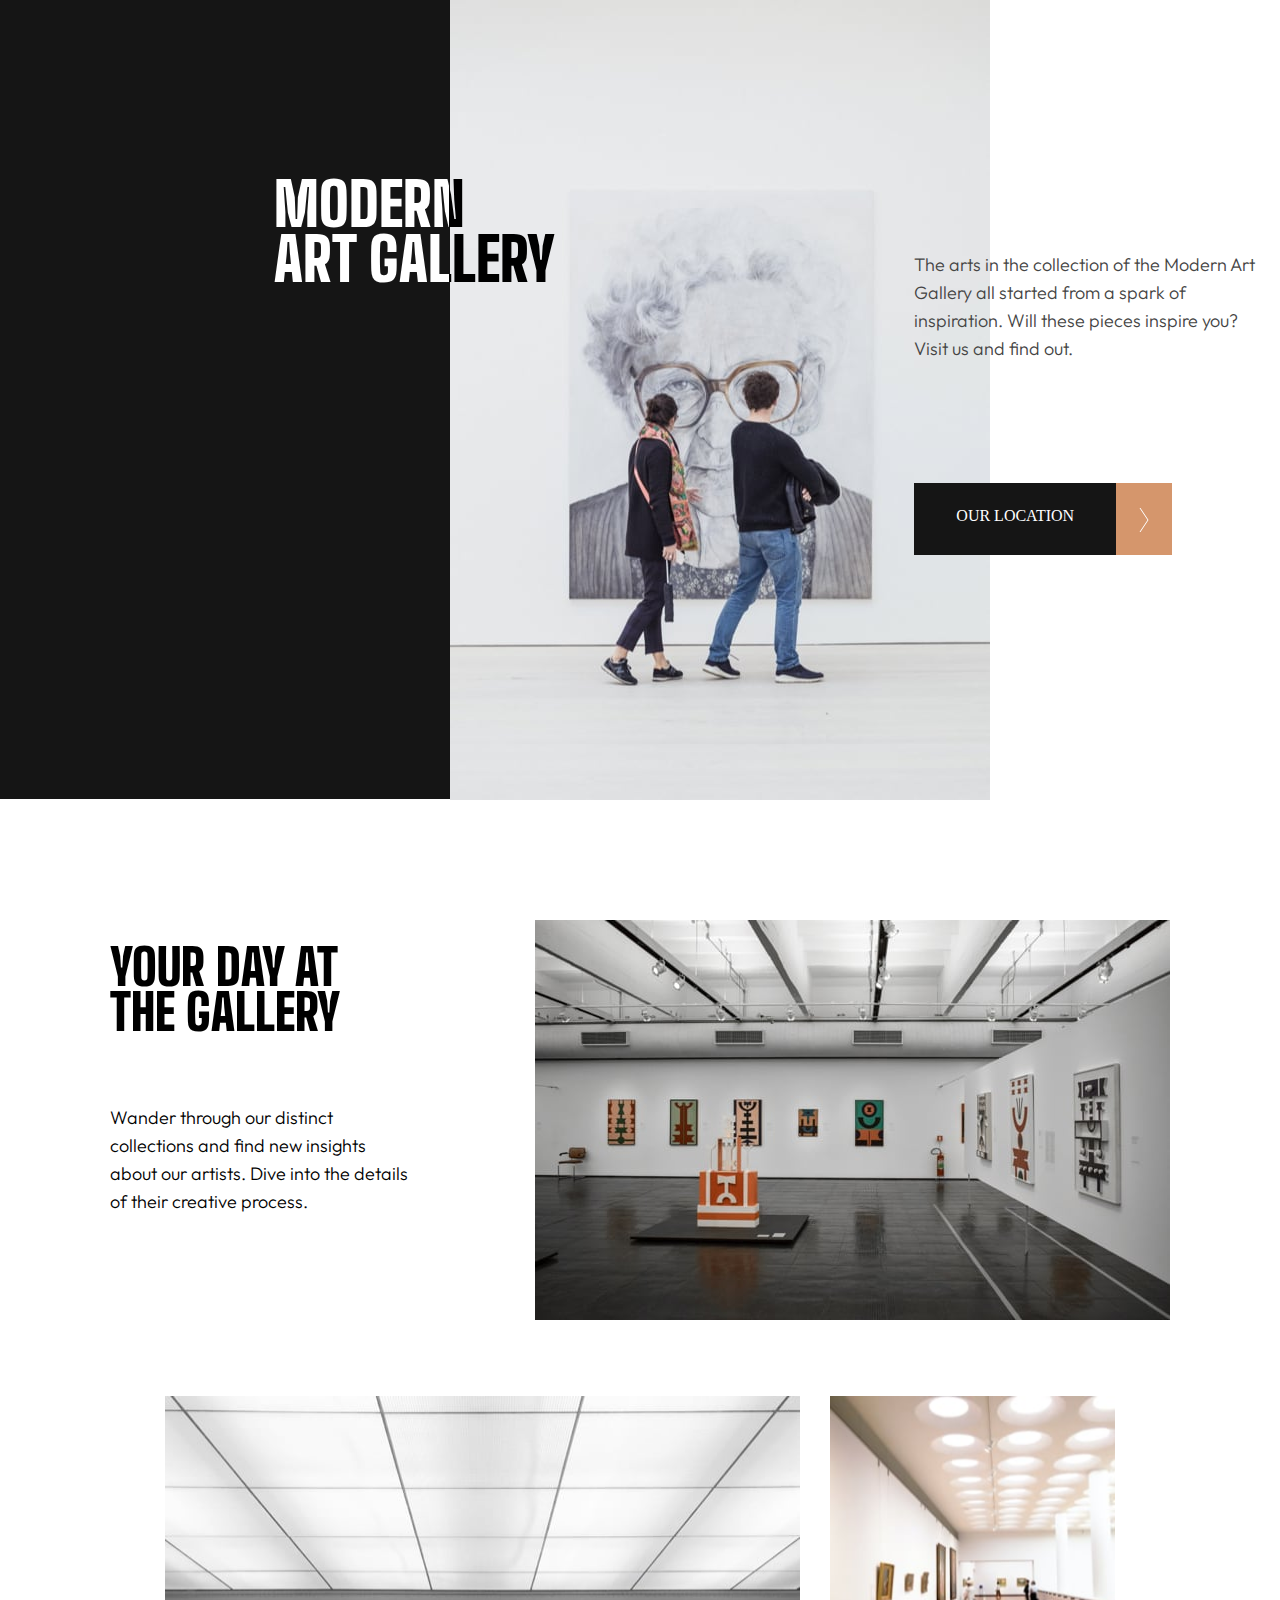
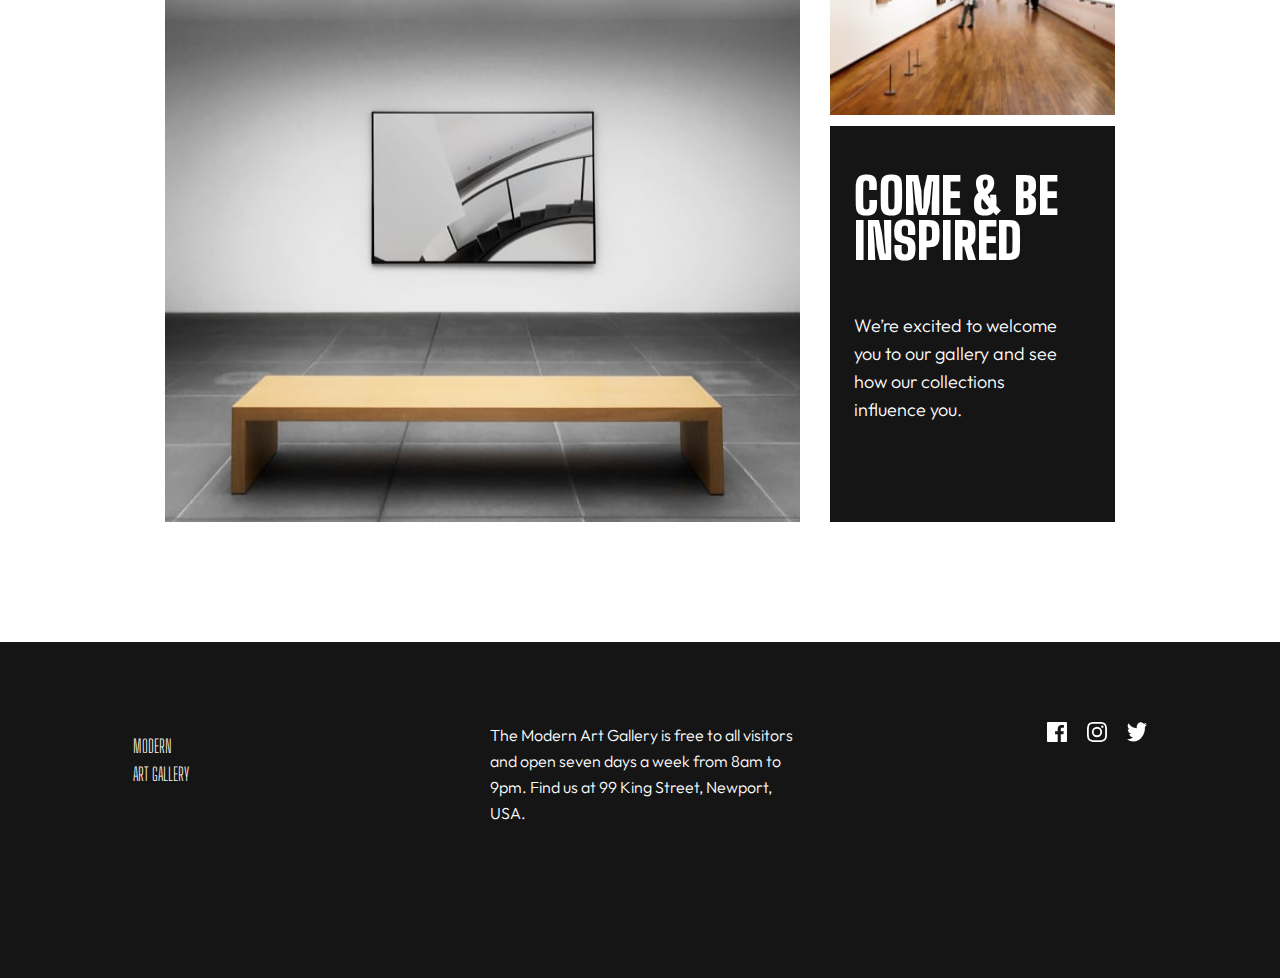
<file: index.html>
<!DOCTYPE html>
<html lang="en">
  <head>
    <meta charset="UTF-8" />
    <meta name="viewport" content="width=device-width, initial-scale=1.0" />
    <link rel="stylesheet" href="style.css" />
    <link
      rel="icon"
      type="image/png"
      sizes="32x32"
      href="./assets/favicon-32x32.png"
    />

    <title>Art gallery website</title>
  </head>
  <body>
    <img class="image-hero" src="./assets/mobile//image-hero.jpg" />
    <img class="hero-tablet" src="./assets/tablet/image-hero.jpg" />
    <div class="first-main">
      <div class="first-black"></div>
      <img class="hero-desktop" src="./assets/desktop/image-hero.jpg" />
    </div>
    <div class="main-contaoner">
      <div class="head-container">
        <header>
          MODERN<br />
          ART GALLERY
        </header>
        <div class="text-location">
          <p>
            The arts in the collection of the Modern Art Gallery all started
            from a spark of inspiration. Will these pieces inspire you? Visit us
            and find out.
          </p>
          <div class="location">
            <div class="black-container">
              <a href="location.html" class="our-location">OUR LOCATION</a>
            </div>
            <div class="gold-container">
              <a href="location.html"
                ><img class="path" src="./Path 2.svg"
              /></a>
            </div>
          </div>
        </div>
      </div>
      <img class="image-grid" src="./assets/mobile/image-grid-1.jpg" />
      <div class="gallery-container">
        <div class="gallery-text">
          <h1>YOUR DAY AT THE GALLERY</h1>
          <p1 class="p1-text"
            >Wander through our distinct collections and find new insights about
            our artists. Dive into the details of their creative process.</p1
          >
        </div>
        <img class="grid-desktop" src="./assets/desktop/image-grid-1.jpg" />
        <img class="grid-tablet" src="./assets/tablet/image-grid-1.jpg" />
      </div>
      <div class="body-container">
        <img class="image-grid2" src="./assets/mobile/image-grid-2.jpg" />
        <img class="grid2-desktop" src="./assets/desktop/image-grid-2.jpg" />
        <img class="grid2-tablet" src="./assets/tablet/image-grid-2.jpg" />
        <img class="image-grid3" src="./assets/mobile/image-grid-3.jpg" />
        <div class="writhe-container">
          <img class="grid3-tablet" src="./assets/tablet/image-grid-3.jpg" />

          <div class="inspiration-container">
            <a class="inspiration-text">COME & BE INSPIRED</a>
            <p class="info-text">
              We’re excited to welcome you to our gallery and see how our
              collections influence you.
            </p>
          </div>
        </div>
      </div>
    </div>
    <footer class="modern-container">
      <p class="modern-text">
        MODERN<br />
        ART GALLERY
      </p>
      <p class="info-text2">
        The Modern Art Gallery is free to all visitors and open seven days a
        week from 8am to 9pm. Find us at 99 King Street, Newport, USA.
      </p>
      <div class="social-networks">
        <img src="./assets/icon-facebook.svg" />
        <img src="./assets/icon-instagram.svg" />
        <img src="./assets/icon-twitter.svg" />
      </div>
    </footer>
  </body>
</html>
</file>
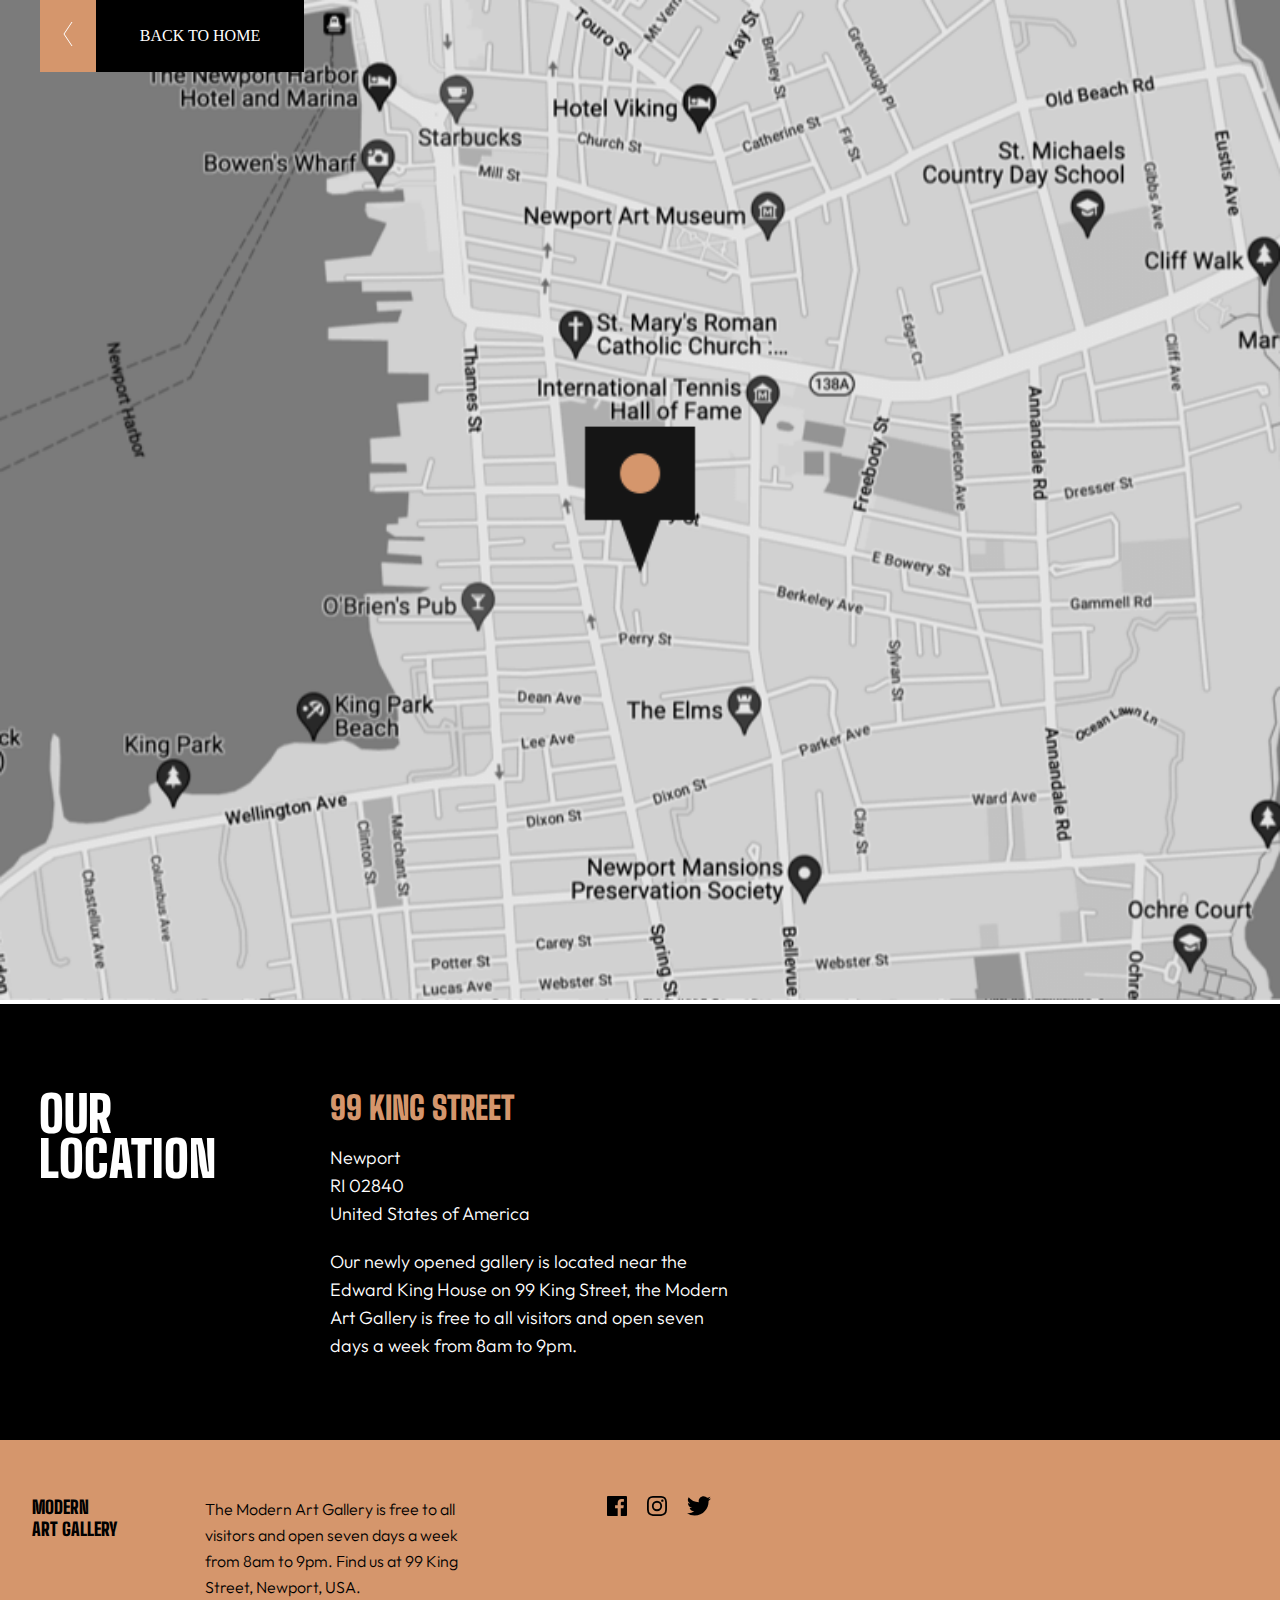
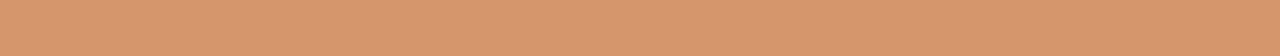
<file: location.html>
<!DOCTYPE html>
<html lang="en">
  <head>
    <meta charset="UTF-8" />
    <meta name="viewport" content="width=device-width, initial-scale=1.0" />
    <link rel="stylesheet" href="location.css" />
    <link
      rel="icon"
      type="image/png"
      sizes="32x32"
      href="./assets/favicon-32x32.png"
    />

    <title>Frontend Mentor | Art gallery website</title>
  </head>
  <body>
    <div class="location-container">
      <div class="gold-container">
        <a href="index.html"><img class="path" src="./Path 2 (1).svg" /></a>
      </div>

      <div class="black-container">
        <a href="index.html" class="push-back">BACK TO HOME</a>
      </div>
    </div>
    <img class="image" src="./assets/mobile/image-map.png" />
    <img class="image2" src="./assets/tablet/image-map.png" />
    <img class="image3" src="./assets/desktop/image-map.png" />
    <div class="container">
      <h1>OUR LOCATION</h1>
      <div class="information">
        <p class="addres">99 KING STREET</p>
        <p class="addres2">
          Newport<br />
          RI 02840<br />
          United States of America
        </p>
        <p class="info">
          Our newly opened gallery is located near the Edward King House on 99
          King Street, the Modern Art Gallery is free to all visitors and open
          seven days a week from 8am to 9pm.
        </p>
      </div>
    </div>
    <div class="container2">
      <p class="mod-text">MODERN<br />ART GALLERY</p>
      <p class="info2">
        The Modern Art Gallery is free to all visitors and open seven days a
        week from 8am to 9pm. Find us at 99 King Street, Newport, USA.
      </p>
      <div class="icons">
        <img class="icon" src="./assets/icon-facebook.svg" />
        <img class="icon" src="./assets/icon-instagram.svg" />
        <img class="icon" src="./assets/icon-twitter.svg" />
      </div>
    </div>
  </body>
</html>
</file>
<file: style.css>
@import url("https://fonts.googleapis.com/css2?family=Big+Shoulders+Display:wght@900&family=Outfit:wght@300;400;600&display=swap");

@import url("https://fonts.googleapis.com/css2?family=Big+Shoulders+Display:wght@900&family=Outfit:wght@300&display=swap");

* {
  padding: 0;
  margin: 0;
  box-sizing: border-box;
}
body {
  width: 100%;
}

.image-hero {
  width: 100%;
  height: 100%;
}

.main-contaoner {
  display: flex;
  flex-direction: column;
  padding: 16px;
  width: 100%;
}
header {
  height: 110px;
  width: 100%;
  font-style: normal;
  font-weight: 900;
  font-size: 60px;
  line-height: 55px;
  margin-top: 32px;
  font-family: "Big Shoulders Display";
  color: #151515;
}

p {
  width: 343px;
  height: 112px;
  margin-top: 32px;
  font-family: "Outfit", sans-serif;
  color: #444444;
  font-size: 18px;
  font-weight: 300;
  line-height: 28px;
  letter-spacing: 0px;
  text-align: left;
}

.location {
  width: 258px;
  height: 72px;
  display: flex;
  flex-direction: row;
  cursor: pointer;
  margin-top: 32px;
  border: none;
}

.location:hover .black-container {
  background-color: #d5966c;
}

.location:hover .gold-container {
  background-color: #151515;
}

.black-container {
  background-color: #151515;
  width: 204px;
  height: 100%;

  padding: 24 24px;
  display: flex;
  justify-content: center;
  text-align: center;
  color: white;
}

.our-location {
  margin-top: 24px;
  color: white;
  text-decoration: none;
}

.gold-container {
  background-color: #d5966c;
  width: 56px;
  height: 100%;
  text-align: center;
}
.path {
  margin-top: 24px;
}

.image-grid {
  width: 100%;
  height: 320px;
  margin-top: 120px;
}

h1 {
  height: 90px;
  width: 343px;
  font-family: "Big Shoulders Display";
  font-size: 50px;
  font-weight: 900;
  line-height: 45px;
  text-align: left;
  margin-top: 25px;
  margin-bottom: 21px;
}

.p1-text {
  height: 112px;
  width: 343px;
  font-family: "Outfit", sans-serif;
  font-size: 18px;
  font-weight: 300;
  line-height: 28px;
}

.image-grid2 {
  margin-top: 32px;
  height: 480px;
  width: 100%;
}

.image-grid3 {
  margin-top: 16px;
  height: 200px;
  width: 100%;
  margin-bottom: 16px;
}

.inspiration-container {
  height: 293px;
  width: 100%;

  background-color: #151515;
  padding: 48px 24px;
}

.inspiration-text {
  font-family: "Big Shoulders Display";
  font-size: 50px;
  font-weight: 900;
  line-height: 45px;
  letter-spacing: 0px;
  text-align: left;
  color: white;
}

.info-text {
  font-family: "Outfit", sans-serif;
  line-height: 28px;
  font-weight: 300;
  text-align: left;
  color: white;
  height: 84px;
  width: 295px;
}

.info-text2 {
  font-family: "Outfit", sans-serif;
  height: 104px;
  width: 311px;
  color: white;
  font-size: 16px;
  font-weight: 300;
  line-height: 26px;
}

.modern-container {
  height: 336px;
  width: 100%;
  background-color: #151515;
  margin-top: 120px;
  padding: 32px;
}

.modern-text {
  color: white;
  height: 40px;
  font-family: "Big Shoulders Display";
  width: 110px;
}

.social-networks {
  display: flex;
  flex-direction: row;
  gap: 20px;
  margin-top: 38px;
}

@media (max-width: 768px) {
  .hero-tablet {
    display: none;
  }

  .grid-tablet {
    display: none;
  }
  .grid2-tablet {
    display: none;
  }
  .grid3-tablet {
    display: none;
  }
}

@media (min-width: 768px) {
  .image-hero {
    display: none;
  }

  .image-grid2 {
    display: none;
  }
  .image-grid3 {
    display: none;
  }
  .image-grid {
    display: none;
  }

  .main-contaoner {
    width: 100%;
  }
  .head-container {
    position: absolute;
    display: flex;
    flex-direction: column;
    top: 145px;
    left: 389px;
  }

  p {
    margin-top: 48px;
  }

  .grid-tablet {
    width: 398px;
    height: 400px;
  }

  .gallery-container {
    display: flex;
    flex-direction: row;
    gap: 68px;
    margin-top: 120px;
    justify-content: center;
  }

  .gallery-text {
    display: flex;
    flex-direction: column;
    gap: 24px;
  }

  h1 {
    width: 223px;
  }

  .p1-text {
    width: 223px;
    margin-top: 24px;
  }

  .body-container {
    display: flex;
    margin-top: 76px;
    gap: 11px;
    justify-content: center;
  }

  .writhe-container {
    display: flex;
    flex-direction: column;
    gap: 11px;
  }

  .grid2-tablet {
  }

  .grid3-tablet {
    width: 280px;
  }

  .inspiration-container {
    height: 396px;
    width: 280px;
  }
  .info-text {
    width: 223px;
    font-family: "Outfit", sans-serif;
    font-size: 18px;
    font-weight: 300;
    line-height: 28px;
    letter-spacing: 0px;
    text-align: left;
  }

  .info-text2 {
    margin-top: 38px;
  }

  .modern-container {
    display: flex;
    flex-direction: row;
    justify-content: space-between;
    align-items: flex-start;
  }
}

@media (min-width: 1040px) {
  .hero-tablet {
    display: none;
  }

  .grid-tablet {
    display: none;
  }

  .grid2-tablet {
    display: none;
  }
  .grid3-tablet {
    /* display: none; */
    width: 100%;
  }

  .first-black {
    height: 799px;
    width: 450px;
    background-color: #151515;
  }
  .first-main {
    display: flex;
    flex-direction: row;
  }

  .text-location {
    margin-left: 525px;
    margin-top: -150px;
  }
  .location {
    margin-top: 120px;
  }

  header {
    /* position: absolute; */
    height: 176px;
    width: 514px;
    left: 165px;
    top: 189px;
    margin-left: -115px;
    background: linear-gradient(to left, black, black 66%, #eee 10%, white 10%);
    -webkit-background-clip: text;
    -webkit-text-fill-color: transparent;
  }

  .main-contaoner {
    padding: 0 165px;
  }
  .gallery-container {
    display: flex;
    gap: 125px;
  }
  h1 {
    width: 300px;
  }
  .p1-text {
    height: 128px;
    width: 300px;
  }
  .body-container {
    gap: 30px;
  }

  .inspiration-container {
    width: 100%;
  }

  .modern-container {
    padding: 42px 133px;
  }
}

@media (max-width: 1040px) {
  .hero-desktop {
    display: none;
  }
  .grid-desktop {
    display: none;
  }
  .grid2-desktop {
    display: none;
  }
  .picture-desktop {
    display: none;
  }
}
</file>
<file: location.css>
@import url("https://fonts.googleapis.com/css2?family=Big+Shoulders+Display:wght@900&family=Outfit:wght@300;400;600&display=swap");
@import url("https://fonts.googleapis.com/css2?family=Big+Shoulders+Display:wght@900&family=Outfit:wght@300&display=swap");
* {
  padding: 0;
  margin: 0;
  box-sizing: border-box;
}
.image {
  width: 100%;
}
.location-container {
  width: 100%;
}
.container {
  height: 493px;
  width: 100%;
  background-color: black;
  padding: 16px;
}

.container2 {
  padding: 0 32px;
  height: 336px;
  width: 100%;
  background-color: #d5966c;
  display: flex;
  flex-direction: column;
  gap: 38px;
}

.location-container {
  display: flex;
  flex-direction: row;
  position: absolute;
}

.gold-container {
  background-color: #d5966c;
  height: 72px;
  width: 56px;
  text-align: center;
  display: flex;
  justify-content: center;
  align-items: center;
}

.black-container {
  background-color: black;
  height: 72px;
  width: 208px;
  color: white;
  display: flex;
  justify-content: center;
  align-items: center;
}

.black-container a {
  color: white;
  text-decoration: none;
}

h1 {
  color: white;
  font-family: "Big Shoulders Display";
  font-size: 50px;
  font-weight: 900;
  line-height: 45px;
  margin-top: 48px;
}

.information {
  display: flex;
  flex-direction: column;
  gap: 20px;
}

.addres {
  color: #d5966c;
  font-family: "Big Shoulders Display";
  font-size: 32px;
  font-weight: 900;
  line-height: 32px;
  margin-top: 48px;
}

.addres2 {
  color: white;
  font-family: "Outfit";
  font-size: 18px;
  font-weight: 300;
  line-height: 28px;
}

.info {
  font-family: "Outfit";
  font-size: 18px;
  font-weight: 300;
  line-height: 28px;
  color: white;
}

.mod-text {
  margin-top: 48px;
  font-family: "Big Shoulders Display";
  font-weight: 900;
  font-size: 18px;
}
.info2 {
  font-family: "Outfit";
  font-size: 16px;
  font-weight: 300;
  line-height: 26px;
}

.icons {
  display: flex;
  gap: 20px;
  filter: invert(100%) sepia(79%) saturate(2476%) hue-rotate(86deg)
    brightness(118%) contrast(119%);
}

@media (max-width: 768px) {
  .image2 {
    display: none;
  }
  .image3 {
    display: none;
  }
}

@media (min-width: 768px) {
  .image {
    display: none;
  }

  .image2 {
    width: 100%;
  }

  .container {
    height: 436px;
    width: 100%;
    display: flex;
    flex-direction: row;
    gap: 68px;
    padding: 39px;
    padding-top: 88px;
  }

  h1 {
    height: 100px;
    width: 223px;
    margin: 0;
  }

  .addres {
    margin-top: 0;
  }
  .info {
    height: 112px;
    width: 398px;
  }

  .container2 {
    height: 216px;
    width: 100%;
    display: flex;
    flex-direction: row;
    padding-top: 56px;
  }

  .location-container {
    left: 40px;
  }

  .icons {
    height: 20px;
    width: 20px;
    margin-left: 83px;
  }

  .info2 {
    height: 104px;
    width: 281px;
    margin-left: 50px;
  }

  .mod-text {
    margin-top: 0;
  }
}

@media (max-width: 1440px) {
  .image3 {
    display: none;
  }
}

@media (min-width: 1440px) {
  .image2 {
    display: none;
  }

  .container {
    height: 548px;
    width: 1440px;
    padding: 165px;
    gap: 350px;
  }

  .info {
    font-family: "Outfit";
    height: 128px;
    width: 440px;
  }
  .container2 {
    height: 244px;
    width: 1440px;
  }

  .mod-text {
    height: 58px;
    width: 159.57235717773438px;
    margin-left: 165px;
    font-size: 25px;
  }

  .info2 {
    height: 84px;
    width: 380px;
  }
  .icons {
    margin-left: 300px;
  }
}
</file>
